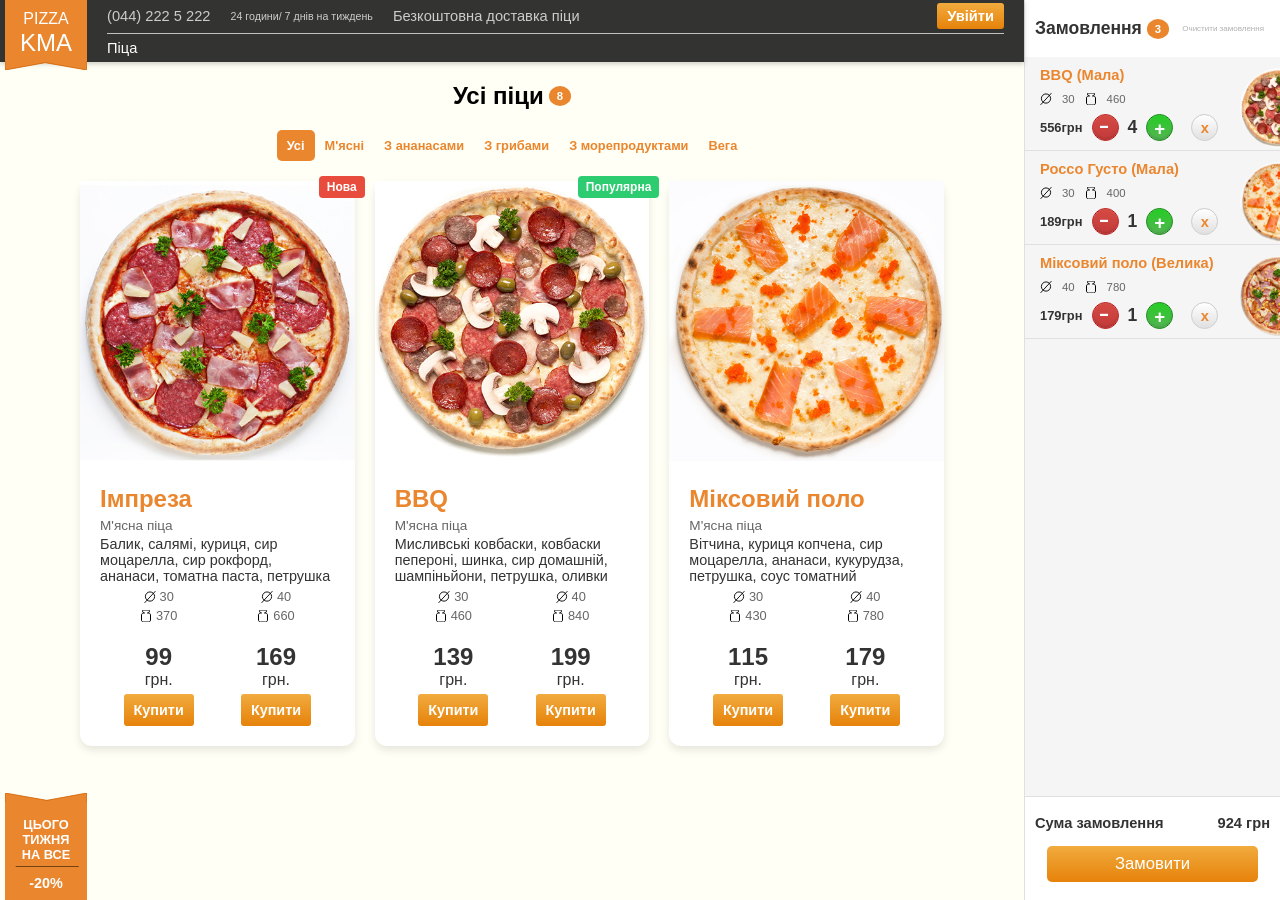
<file: index.html>
<!DOCTYPE html>
<html lang="en">

<head>
    <meta charset="UTF-8">
    <meta name="viewport" content="width=device-width, initial-scale=1.0">
    <title>KMA Pizza</title>
    <link rel="stylesheet" href="style/style.css">
    <script src="./src/main.js" defer></script>
</head>

<body>
    <main>
        <header>
            <a href="#" class="logo-container">
                <span class="logo-text-pizza">PIZZA</span>
                <span class="logo-text-kma">KMA</span>
                <img src="images/discount.svg" alt="logo">
            </a>
            <section class="header-right">
                <section class="header-info">
                    <ul class="contact-info">
                        <li class="phone-number">(044) 222 5 222</li>
                        <li class="working-hours">24 години/ 7 днів на тиждень</li>
                        <li class="delivery-info">Безкоштовна доставка піци</li>
                    </ul>
                    <button class="login-button">Увійти</button>
                </section>
                <nav class="header-nav">
                    <ul class="header-nav links">
                        <li><a href="#">Піца</a></li>
                    </ul>
                    <button id="toggleCartButton" aria-expanded="false">Кошик</button>
                </nav>
            </section>
        </header>

        <section class="page-title">
            <h1>Усі піци <span class="order count">8</span></h1>
        </section>

        <section class="page-nav">
            <ul class="page-nav links">
                <li class="active"><a href="#">Усі</a></li>
                <li><a href="#">М'ясні</a></li>
                <li><a href="#">З ананасами</a></li>
                <li><a href="#">З грибами</a></li>
                <li><a href="#">З морепродуктами</a></li>
                <li><a href="#">Вега</a></li>
            </ul>
        </section>

        <!-- Контейнер з картками піц -->
        <section class="pizza-container">
            <article class="pizza-card">
                <div class="pizza-image-container">
                    <img src="images/pizza_7.jpg" alt="Піца Імпреза" class="pizza-image">
                    <span class="pizza-badge new">Нова</span>
                </div>
                <div class="pizza-card-content">
                    <h3 class="pizza-title">Імпреза</h3>
                    <p class="pizza-category">М'ясна піца</p>
                    <p class="pizza-description">Балик, салямі, куриця, сир моцарелла, сир рокфорд, ананаси, томатна
                        паста, петрушка</p>
                    <div class="pizza-sizes">
                        <div class="pizza-size-option">
                            <div class="pizza-size-info">
                                <div>
                                    <img src="images/size-icon.svg" alt="Розмір піци"> 30
                                </div>
                                <div>
                                    <img src="images/weight.svg" alt="Вага піци"> 370
                                </div>
                            </div>
                            <div class="pizza-price">99</div>
                            <div class="pizza-price currency">грн.</div>
                            <button class="pizza-buy-button">Купити</button>
                        </div>
                        <div class="pizza-size-option">
                            <div class="pizza-size-info">
                                <div>
                                    <img src="images/size-icon.svg" alt="Розмір піци"> 40
                                </div>
                                <div>
                                    <img src="images/weight.svg" alt="Вага піци"> 660
                                </div>
                            </div>
                            <div class="pizza-price">169</div>
                            <div class="pizza-price currency">грн.</div>
                            <button class="pizza-buy-button">Купити</button>
                        </div>
                    </div>
                </div>
            </article>

            <article class="pizza-card">
                <div class="pizza-image-container">
                    <img src="images/pizza_2.jpg" alt="Піца BBQ" class="pizza-image">
                    <span class="pizza-badge popular">Популярна</span>
                </div>
                <div class="pizza-card-content">
                    <h3 class="pizza-title">BBQ</h3>
                    <p class="pizza-category">М'ясна піца</p>
                    <p class="pizza-description">Мисливські ковбаски, ковбаски пепероні, шинка, сир домашній,
                        шампіньйони, петрушка, оливки</p>
                    <div class="pizza-sizes">
                        <div class="pizza-size-option">
                            <div class="pizza-size-info">
                                <div>
                                    <img src="images/size-icon.svg" alt="Розмір піци"> 30
                                </div>
                                <div>
                                    <img src="images/weight.svg" alt="Вага піци"> 460
                                </div>
                            </div>
                            <div class="pizza-price">139</div>
                            <div class="pizza-price currency">грн.</div>
                            <button class="pizza-buy-button">Купити</button>
                        </div>
                        <div class="pizza-size-option">
                            <div class="pizza-size-info">
                                <div>
                                    <img src="images/size-icon.svg" alt="Розмір піци"> 40
                                </div>
                                <div>
                                    <img src="images/weight.svg" alt="Вага піци"> 840
                                </div>
                            </div>
                            <div class="pizza-price">199</div>
                            <div class="pizza-price currency">грн.</div>
                            <button class="pizza-buy-button">Купити</button>
                        </div>
                    </div>
                </div>
            </article>

            <article class="pizza-card">
                <div class="pizza-image-container">
                    <img src="images/pizza_4.jpg" alt="Піца Міксовий поло" class="pizza-image">
                </div>
                <div class="pizza-card-content">
                    <h3 class="pizza-title">Міксовий поло</h3>
                    <p class="pizza-category">М'ясна піца</p>
                    <p class="pizza-description">Вітчина, куриця копчена, сир моцарелла, ананаси, кукурудза, петрушка,
                        соус томатний</p>
                    <div class="pizza-sizes">
                        <div class="pizza-size-option">
                            <div class="pizza-size-info">
                                <div>
                                    <img src="images/size-icon.svg" alt="Розмір піци"> 30
                                </div>
                                <div>
                                    <img src="images/weight.svg" alt="Вага піци"> 430
                                </div>
                            </div>
                            <div class="pizza-price">115</div>
                            <div class="pizza-price currency">грн.</div>
                            <button class="pizza-buy-button">Купити</button>
                        </div>
                        <div class="pizza-size-option">
                            <div class="pizza-size-info">
                                <div>
                                    <img src="images/size-icon.svg" alt="Розмір піци"> 40
                                </div>
                                <div>
                                    <img src="images/weight.svg" alt="Вага піци"> 780
                                </div>
                            </div>
                            <div class="pizza-price">179</div>
                            <div class="pizza-price currency">грн.</div>
                            <button class="pizza-buy-button">Купити</button>
                        </div>
                    </div>
                </div>
            </article>
        </section>

        <mark class="discount-banner">
            <img src="images/discount.svg" alt="Знижка">
            <div class="discount-content">
                <p>Цього</p>
                <p>тижня</p>
                <p>на все</p>
                <div class="line"></div>
                <p>-20%</p>
            </div>
        </mark>

    </main>

    <aside id="cartAside">
        <section class="order summary">
            <h2>Замовлення<span class="order count">3</span></h2>
            <button class="btn clear-order">Очистити замовлення</button>
        </section>

        <ul class="order list">
            <li class="order item">
                <div class="item details">
                    <h3 class="item name">BBQ (Мала)</h3>
                    <div class="item attributes">
                        <img src="images/size-icon.svg" alt="Розмір піци"> 30
                        <img src="images/weight.svg" alt="Вага піци"> 460
                    </div>
                    <div class="item controls">
                        <span class="item price">556грн</span>
                        <button class="btn quantity minus"><span>-</span></button>
                        <span class="item quantity">4</span>
                        <button class="btn quantity plus"><span>+</span></button>
                        <button class="btn remove-item">x</button>
                    </div>
                </div>
                <img src="images/pizza_2.jpg" alt="Піца BBQ" class="item image">
            </li>
            <li class="order item">
                <div class="item details">
                    <h3 class="item name">Россо Густо (Мала)</h3>
                    <div class="item attributes">
                        <img src="images/size-icon.svg" alt="Розмір піци"> 30
                        <img src="images/weight.svg" alt="Вага піци"> 400
                    </div>
                    <div class="item controls">
                        <span class="item price">189грн</span>
                        <button class="btn quantity minus"><span>-</span></button>
                        <span class="item quantity">1</span>
                        <button class="btn quantity plus"><span>+</span></button>
                        <button class="btn remove-item">x</button>
                    </div>
                </div>
                <img src="images/pizza_4.jpg" alt="Піца BBQ" class="item image">
            </li>
            <li class="order item">
                <div class="item details">
                    <h3 class="item name">Міксовий поло (Велика)</h3>
                    <div class="item attributes">
                        <img src="images/size-icon.svg" alt="Розмір піци"> 40
                        <img src="images/weight.svg" alt="Вага піци"> 780
                    </div>
                    <div class="item controls">
                        <span class="item price">179грн</span>
                        <button class="btn quantity minus"><span>-</span></button>
                        <span class="item quantity">1</span>
                        <button class="btn quantity plus"><span>+</span></button>
                        <button class="btn remove-item">x</button>
                    </div>
                </div>
                <img src="images/pizza_1.jpg" alt="Піца BBQ" class="item image">
            </li>
        </ul>

        <section class="order total">
            <p>Сума замовлення <span class="total-amount">924 грн</span></p>
            <button class="btn order">Замовити</button>
        </section>

    </aside>
</body>

</html>
</file>
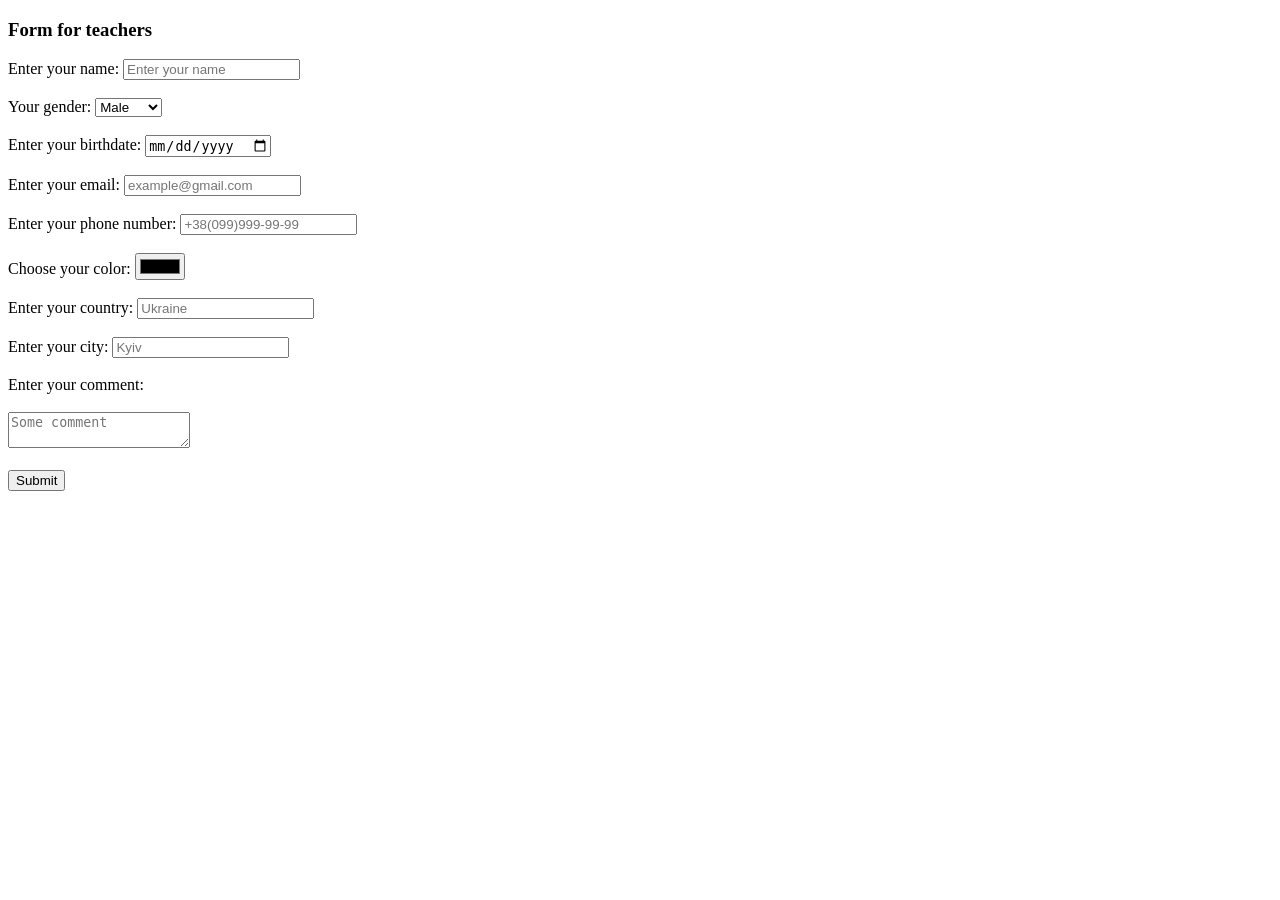
<file: task1.html>
<!DOCTYPE html>
<html lang="en">

<head>
    <meta charset="UTF-8">
    <meta name="viewport" content="width=device-width, initial-scale=1.0">
    <meta name="author" content="Bogdan Zmeul">
    <meta name="description" content="Registration form for teachers.">
    <meta name="keywords" content="Teacher, card, data, information, registration">
    <title>Task1</title>
</head>

<body>

    <main>
        <header>
            <h3>Form for teachers</h3>
        </header>

        <section class="form">
            <article class="teacher-registration">
                <section class="teacher-form">
                    <form action="#" method="post">

                        <label for="name">Enter your name:</label>
                        <input type="text" name="name" placeholder="Enter your name"><br><br>

                        <label for="gender">Your gender:</label>
                        <select name="gender">
                            <option value="male">Male</option>
                            <option value="female">Female</option>
                        </select>
                        <br><br>

                        <label for="date">Enter your birthdate:</label>
                        <input type="date" name="birthdate"><br><br>

                        <label for="email">Enter your email:</label>
                        <input type="email" name="email" placeholder="example@gmail.com"><br><br>

                        <label for="tel">Enter your phone number:</label>
                        <input type="tel" name="phone" placeholder="+38(099)999-99-99"><br><br>

                        <label for="color">Choose your color:</label>
                        <input type="color" name="favcolor"><br><br>

                        <label for="country">Enter your country:</label>
                        <input type="text" name="country" placeholder="Ukraine"><br><br>

                        <label for="city">Enter your city:</label>
                        <input type="text" name="city" placeholder="Kyiv"><br><br>

                        <label for="comment">Enter your comment:</label><br><br>
                        <textarea type="text" name="comment" placeholder="Some comment"></textarea><br><br>

                        <button type="submit">Submit</button>
                    </form>
                </section>
            </article>
        </section>
    </main>
</body>

</html>
</file>
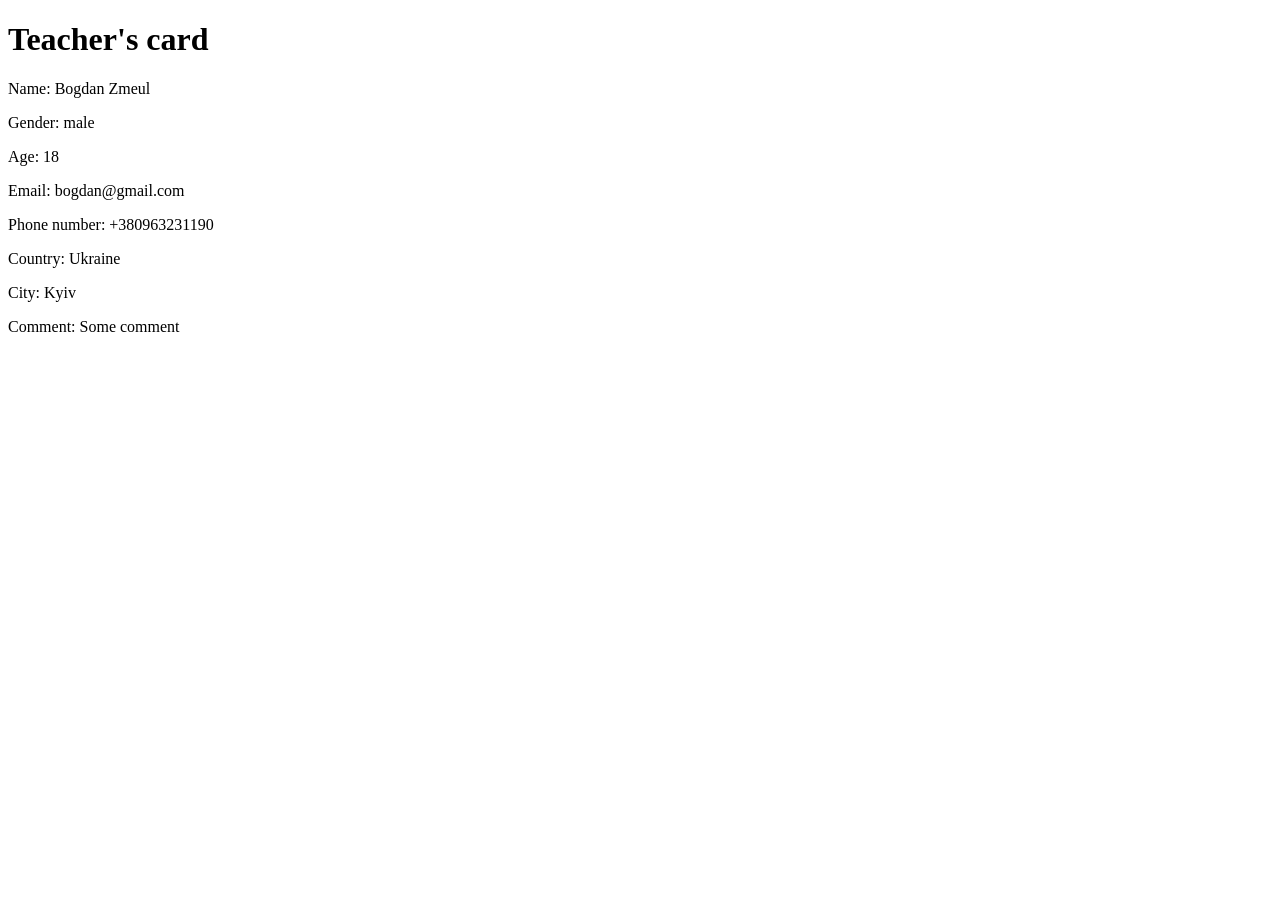
<file: task3.html>
<!DOCTYPE html>
<html lang="en">

<head>
    <meta charset="UTF-8">
    <meta name="viewport" content="width=device-width, initial-scale=1.0">
    <meta name="author" content="Bogdan Zmeul">
    <meta name="description" content="Form with all data of the teacher.">
    <meta name="keywords" content="Teacher, card, data, information">
    <title>Task3</title>
</head>

<body>
    <main>
        <header>
            <h1>Teacher's card</h1>
        </header>
        
        <section class="full-teacher-card">
            <article class="teacher-card">
                <section class="data-attribute" bg-color="red">
                    <p>Name: Bogdan Zmeul</p>

                    <p>Gender: male</p>

                    <p>Age: 18</p>

                    <p>Email: bogdan@gmail.com</p>

                    <p>Phone number: +380963231190</p>

                    <p>Country: Ukraine</p>

                    <p>City: Kyiv</p>

                    <p>Comment: Some comment</p>
                </section>

                <section class="map">
                    <iframe
                        src="https://www.google.com/maps/embed?pb=!1m18!1m12!1m3!1d2539.745854177312!2d30.51478614353032!3d50.46445710902881!2m3!1f0!2f0!3f0!3m2!1i1024!2i768!4f13.1!3m3!1m2!1s0x40d4ce3f8783f067%3A0x20e77fb079389395!2z0J3QsNGG0ZbQvtC90LDQu9GM0L3QuNC5INGD0L3RltCy0LXRgNGB0LjRgtC10YIgwqvQmtC40ZTQstC-LdCc0L7Qs9C40LvRj9C90YHRjNC60LAg0LDQutCw0LTQtdC80ZbRj8K7!5e0!3m2!1suk!2sua!4v1747641415893!5m2!1suk!2sua"
                        width="400" height="300" style="border:0;" allowfullscreen="" loading="lazy"
                        referrerpolicy="no-referrer-when-downgrade"></iframe>
                </section>
            </article>
        </section>
    </main>
</body>

</html>
</file>
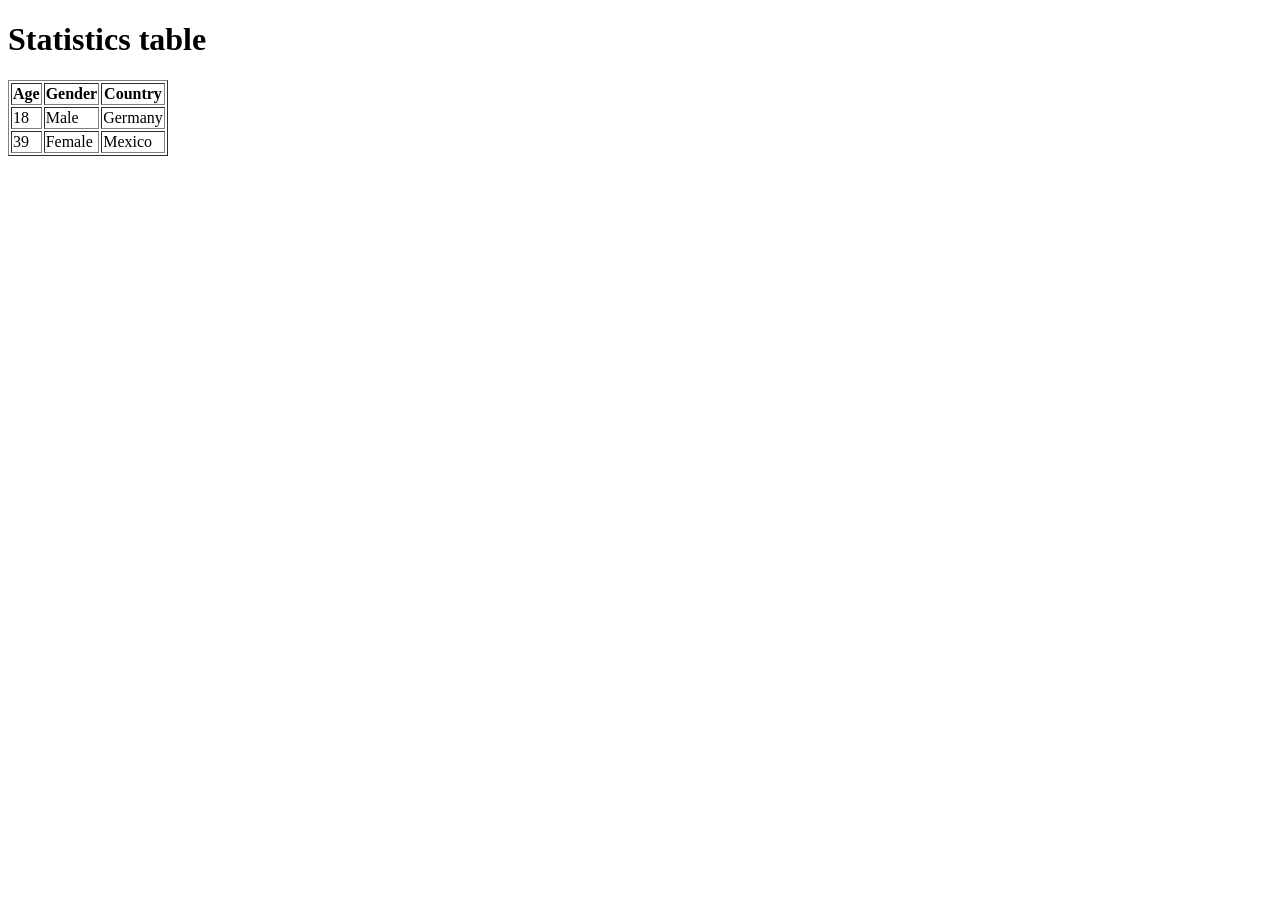
<file: task4.html>
<!DOCTYPE html>
<html lang="en">

<head>
    <meta charset="UTF-8">
    <meta name="viewport" content="width=device-width, initial-scale=1.0">
    <meta name="author" content="Bogdan Zmeul">
    <meta name="description" content="Table with statistics.">
    <meta name="keywords" content="Teacher, card, data, information, statistics">
    <title>Task4</title>
</head>

<body>
    <main>
        <header>
            <h1>Statistics table</h1>
        </header>

        <section class="statistics">
            <article class="statistics-information">
                <section class="statistics-table">
                    <table border="1">
                        <thead>
                            <tr>
                                <th>Age</th>
                                <th>Gender</th>
                                <th>Country</th>
                            </tr>
                        </thead>
                        <tbody>
                            <tr>
                                <td>18</td>
                                <td>Male</td>
                                <td>Germany</td>
                            </tr>
                            <tr>
                                <td>39</td>
                                <td>Female</td>
                                <td>Mexico</td>
                            </tr>
                        </tbody>
                    </table>
                </section>
            </article>
        </section>
    </main>
</body>

</html>
</file>
<file: style/style.css>
:root {
    --main-width: 80%;
    --aside-width: 20%;
    --header-bg-color: rgba(0, 0, 0, 0.8);
    --main-color: rgb(255 255 245);
    --orange-color: #ea862e;
    --orange-btn-color: #f1ab3e;
    --text-color: #ffffff;
    --light-gray-text: #cccccc;

    --aside-bg-color: rgb(245 245 245);
    --item-bg-color: #ffffff;
    --border-color: #e0e0e0;
    --dark-text-color: #333333;
    --red-button-color: #d64a43;
    --green-button-color: #55b453;
    --gray-button-color: #cccccc;
    --icon-color: #666666;
}

body {
    display: flex;
    font-family: Arial, sans-serif;
    width: 100%;
    margin: 0;
    padding: 0;
    min-height: 100vh;
}

main {
    flex-basis: var(--main-width);
    background-color: var(--main-color);
}

ul {
    all: unset;
}

/* Header Styles */
header {
    box-sizing: border-box;
    background-color: var(--header-bg-color);
    color: var(--text-color);
    display: flex;
    padding-left: 5px;
    box-shadow: 0 2px 5px rgba(0, 0, 0, 0.2);
    position: sticky;
    top: 0;
    z-index: 100;
}

.header-right {
    display: flex;
    flex-direction: column;
    flex-grow: 1;
    padding: 0 20px;
}

.header-info {
    display: flex;
    justify-content: space-between;
    align-items: center;
    flex-grow: 1;
    border-bottom: 1px solid rgba(255, 255, 255, 0.694);
}

.logo-container {
    display: flex;
    flex-direction: column;
    background-color: var(--orange-color);
    padding: 10px 15px;
    text-decoration: none;
    color: var(--text-color);
    text-align: center;
    position: relative;
    height: 100%;
    box-sizing: border-box;
    display: flex;
    align-items: center;
    justify-content: center;
}

.logo-container img {
    position: absolute;
    top: 61px;
    left: 0px;
    width: 82px;
    transform: rotate(180deg);
}

.logo-text-pizza {
    font-size: 1rem;
    padding: 0px 0px 5px 0px;
}

.logo-text-kma {
    font-size: 1.5rem;
    line-height: 0.8;
}

.contact-info {
    display: flex;
    align-items: center;
    list-style: none;
    gap: 20px;
    font-size: calc(0.75rem + 4 * (100vw / 1920));
    flex-grow: 1;
}

.contact-info .phone-number {
    font-size: calc(0.75rem + 4 * (100vw / 1920));
    color: var(--light-gray-text);
}

.contact-info .working-hours,
.contact-info .delivery-info {
    color: var(--light-gray-text);
}

.working-hours {
    font-size: calc(0.5rem + 4 * (100vw / 1920));
}

.login-button {
    background: linear-gradient(180deg, var(--orange-btn-color) 0%, #e6820a 100%);
    color: var(--text-color);
    border: none;
    box-sizing: border-box;
    height: 80%;
    padding: 2px 10px;
    cursor: pointer;
    font-size: calc(0.75rem + 4 * (100vw / 1920));
    font-weight: bold;
    border-radius: 3px;
    transition: background-color 0.3s ease;
}

.login-button:hover {
    transform: translateY(-1px);
    background: linear-gradient(180deg, var(--orange-btn-color) 0%, #f0920a 100%);
}

.login-button:active {
    transform: translateY(0px);
}

.header-nav {
    flex-grow: 1;
    display: flex;
    align-items: center;
}

.header-nav.links {
    display: flex;
    list-style: none;
    flex-grow: 1;
}

.header-nav.links li a {
    text-decoration: none;
    color: var(--text-color);
    display: flex;
    transition: color 0.3s ease;
    font-size: calc(0.75rem + 4 * (100vw / 1920));
}

.header-nav.links li a:hover {
    color: var(--orange-color);
}

.header-nav:last-child {
    justify-content: flex-end;
}

#toggleCartButton {
    background: linear-gradient(180deg, var(--orange-btn-color) 0%, #e6820a 100%);
    color: var(--text-color);
    border: none;
    box-sizing: border-box;
    height: 80%;
    padding: 2px 10px;
    cursor: pointer;
    font-size: calc(0.75rem + 4 * (100vw / 1920));
    font-weight: bold;
    border-radius: 3px;
    transition: background-color 0.3s ease;
    display: none;
}

#toggleCartButton:hover {
    transform: translateY(-1px);
    background: linear-gradient(180deg, var(--orange-btn-color) 0%, #f0920a 100%);
}

#toggleCartButton:active {
    transform: translateY(0px);
}

.page-title h1 {
    display: flex;
    box-sizing: border-box;
    padding: 0;
    align-items: center;
    justify-content: center;
    gap: 5px;
    flex-grow: 1;
}

.page-nav {
    display: flex;
    align-items: center;
    box-sizing: border-box;
}

.page-nav.links {
    list-style: none;
    display: flex;
    margin: 0 auto;
    padding: 0;
    flex-wrap: wrap;
    justify-content: center;
}

.page-nav.links li {
    font-size: 0.8rem;
    font-weight: bold;
}

.page-nav.links li a {
    text-decoration: none;
    color: var(--orange-color);
    padding: 8px 10px;
    border-radius: 5px;
    transition: all 0.3s ease;
    display: block;
}

.page-nav.links li.active a {
    background-color: var(--orange-color);
    color: var(--text-color);
}

.page-nav.links li a:not(.active):hover {
    color: var(--text-color);
    background-color: var(--orange-color);
}

.page-nav.links li.active a:hover {
    box-shadow: 0 2px 5px rgba(0, 0, 0, 0.2);
}

/* Pizza Cards Styles */
.pizza-container {
    padding: 20px 80px;
    display: grid;
    grid-template-columns: repeat(auto-fit, minmax(230px, 1fr));
    gap: 20px;
    margin: 0 auto;
}

.pizza-card {
    background-color: #ffffff;
    border-radius: 12px;
    box-shadow: 0 4px 8px rgba(0, 0, 0, 0.1);
    position: relative;
    transition: transform 0.3s ease, box-shadow 0.3s ease;
    display: grid;
    grid-auto-flow: row;
    grid-template: auto 1fr / 1fr;
}

.pizza-card:hover {
    transform: translateY(-5px);
    box-shadow: 0 8px 16px rgba(0, 0, 0, 0.15);
}

.pizza-image-container {
    position: relative;
}

.pizza-image {
    width: 100%;
    height: 280px;
    object-fit: cover;
}

.pizza-badge {
    position: absolute;
    top: -5px;
    right: -10px;
    padding: 4px 8px;
    border-radius: 4px;
    font-size: 0.75rem;
    font-weight: bold;
    color: white;
}

.pizza-badge.new {
    background-color: #e74c3c;
}

.pizza-badge.popular {
    background-color: #2ecc71;
}

.pizza-card-content {
    padding: 20px;
    display: grid;
    grid-auto-flow: row;
    grid-template: auto auto 1fr auto / 1fr;
}

.pizza-category {
    color: var(--icon-color);
    font-size: 0.85rem;
    margin: 5px 0 0px 0;
}

.pizza-title {
    color: var(--orange-color);
    font-size: 1.5rem;
    font-weight: bold;
    margin: 0;
}

.pizza-description {
    color: var(--dark-text-color);
    font-size: 0.9rem;
    margin: 3px 0 5px 0;
}

.pizza-sizes {
    display: flex;
    justify-content: space-between;
}

.pizza-size-option {
    flex: 1;
    text-align: center;
    margin: 0 4px;
}

.pizza-size-info {
    display: flex;
    flex-direction: column;
    align-items: center;
    justify-content: center;
    gap: 4px;
    font-size: 0.8rem;
    color: var(--icon-color);
    margin-bottom: 8px;
}

.pizza-size-info>div {
    display: flex;
    align-items: center;
    gap: 4px;
}

.pizza-size-info img {
    width: 12px;
    height: 12px;
}

.pizza-price {
    margin-top: 20px;
    font-size: 1.5rem;
    font-weight: bold;
    color: var(--dark-text-color);
}

.pizza-price.currency {
    margin-top: 0px;
    font-size: 1rem;
    margin-bottom: 5px;
    font-weight: normal;
}

.pizza-buy-button {
    background: linear-gradient(180deg, var(--orange-btn-color) 0%, #e6820a 100%);
    color: white;
    border: none;
    border-radius: 3px;
    padding: 8px 10px;
    font-size: 0.9rem;
    font-weight: bold;
    cursor: pointer;
    transition: background-color 0.3s ease, transform 0.2s ease;
}

.pizza-buy-button:hover {
    transform: translateY(-1px);
    background: linear-gradient(180deg, var(--orange-btn-color) 0%, #f0920a 100%);
}

.pizza-buy-button:active {
    transform: translateY(0);
}

/* Discount Banner Styles */
.discount-banner {
    display: flex;
    flex-direction: column;
    align-items: center;
    justify-content: flex-start;
    background-color: var(--orange-color);
    color: var(--text-color);
    position: fixed;
    width: 82px;
    height: 100px;
    bottom: 0px;
    left: 5px;
}

.discount-banner img {
    width: 100%;
    height: auto;
    margin-top: -7px;
    margin-bottom: 15px;
}

.discount-content p {
    margin: 0;
    display: flex;
    flex-direction: column;
    align-items: center;
    justify-content: center;
    width: 100%;
    text-transform: uppercase;
    font-size: 0.8rem;
    box-sizing: border-box;
    font-weight: bold;
    gap: 10px;
}

.discount-content .line {
    width: 130%;
    height: 0.5px;
    background-color: rgba(0, 0, 0, 0.5);
    margin: 4px 0px 8px 0px;
    transform: translateX(-10%);
}

.discount-content p:last-child {
    font-size: 0.9rem;
}

/* Aside Styles */
aside {
    box-sizing: border-box;
    flex-basis: var(--aside-width);
    background-color: var(--item-bg-color);
    display: flex;
    flex-direction: column;
    border-left: 1px solid var(--border-color);
    flex-shrink: 0;
    position: sticky;
    top: 0;
    height: 100vh;
}

aside.active {
    display: block;
}

.order.summary {
    box-sizing: border-box;
    display: flex;
    justify-content: space-between;
    align-items: center;
    padding: 18px 10px;
    background-color: white;
}

.order.summary h2 {
    font-size: calc(0.93rem + 4 * (100vw / 1920));
    color: var(--dark-text-color);
    margin: 0;
    gap: 5px;
    display: flex;
    align-items: center;
}

.order.count {
    display: inline-flex;
    align-items: center;
    justify-content: center;
    background-color: var(--orange-color);
    color: var(--text-color);
    border-radius: 50%;
    padding: 4px 8px;
    font-size: calc(0.625rem + 2 * (100vw / 1920));
}

.btn.clear-order {
    background: none;
    border: none;
    color: #b0b0b0;
    cursor: pointer;
    font-size: 0.5rem;
}

.order.list {
    background-color: var(--aside-bg-color);
    list-style: none;
    margin: 0;
    flex-grow: 1;
    overflow-y: auto;
}

.order.item {
    border-bottom: 1px solid var(--border-color);
    display: flex;
    align-items: flex-start;
    gap: 15px;
    position: relative;
    overflow: hidden;
}

.item.details {
    padding: 10px 0px;
    padding-left: 15px;
    display: flex;
    flex-direction: column;
    gap: 10px;
    flex-grow: 1;
}

.item.name {
    margin: 0;
    color: var(--orange-color);
    font-weight: bold;
    font-size: calc(0.75rem + 4 * (100vw / 1920));
}

.item.attributes {
    display: flex;
    align-items: center;
    gap: 10px;
    color: var(--icon-color);
    font-size: calc(0.625rem + 2 * (100vw / 1920));
}

.item.attributes img {
    height: 12px;
    width: 12px;
}

.item.price {
    font-size: calc(0.68rem + 3 * (100vw / 1920));
    font-weight: bold;
    color: var(--dark-text-color);
}

.item.controls {
    display: flex;
    align-items: center;
    gap: 10px;
}

.btn.quantity {
    color: var(--text-color);
    border: none;
    border-radius: 50%;
    width: 25px;
    height: 25px;
    font-size: calc(1rem + 4 * (100vw / 1920));
    font-weight: bold;
    cursor: pointer;
    display: flex;
    align-items: center;
    justify-content: center;
    transition: background-color 0.2s ease;
    box-shadow: 0 -2px 2px 0 rgba(0, 0, 0, 0.1) inset;
}

.btn.quantity.plus {
    background: linear-gradient(0deg, var(--green-button-color) 0%, rgb(36, 205, 36) 100%);
    outline: 1px solid green;
}

.btn.quantity.plus span {
    margin-top: 2px;
}

.btn.quantity.minus {
    background: linear-gradient(180deg, var(--red-button-color) 0%, rgb(193, 58, 58) 100%);
    outline: 1px solid rgb(185, 11, 11);
}

.btn.quantity.minus span {
    transform: scaleX(1.7);
    margin-bottom: 3px;
    margin-right: 1px;
}

.btn.quantity:hover {
    transform: translateY(-1px);
}

.btn.quantity:active {
    transform: translateY(0px);
}

.item.quantity {
    font-size: calc(0.93rem + 4 * (100vw / 1920));
    font-weight: bold;
    color: var(--dark-text-color);
}

.btn.remove-item {
    background: linear-gradient(180deg, var(--item-bg-color) 0%, #e1e0e0 100%);
    color: var(--orange-color);
    border: none;
    border-radius: 50%;
    width: 25px;
    height: 25px;
    font-size: calc(0.75rem + 4 * (100vw / 1920));
    font-weight: bold;
    margin-left: 10px;
    margin-right: 60px;
    cursor: pointer;
    display: flex;
    align-items: center;
    justify-content: center;
    transition: background-color 0.2s ease;
    outline: 1px solid var(--gray-button-color);

}

.btn.remove-item:hover {
    transform: translateY(-1px);
}

.btn.remove-item:active {
    transform: translateY(0px);
}

.item.image {
    width: 80px;
    height: 80px;
    border-radius: 50%;
    object-fit: cover;
    position: absolute;
    right: -40px;
    top: 12%;
}

.order.total {
    box-sizing: border-box;
    display: flex;
    flex-direction: column;
    align-items: center;
    padding: 18px 10px;
    border-top: 1px solid var(--border-color);
    background-color: white;
    gap: 15px;
    flex-shrink: 0;
}

.order.total p {
    font-size: calc(0.75rem + 4 * (100vw / 1920));
    color: var(--dark-text-color);
    margin: 0;
    font-weight: bold;
    display: flex;
    align-items: center;
    justify-content: space-between;
    width: 100%;
}

.btn.order {
    box-sizing: border-box;
    background: linear-gradient(180deg, var(--orange-btn-color) 0%, #e6820a 100%);
    color: var(--text-color);
    border: none;
    border-radius: 5px;
    padding: 8px 10px;
    width: 90%;
    cursor: pointer;
    font-size: calc(0.875rem + 4 * (100vw / 1920));
    text-align: center;
    transition: all 0.3s ease;
    box-sizing: border-box;
}

.btn.order:hover {
    transform: translateY(-1px);
    background: linear-gradient(180deg, var(--orange-btn-color) 0%, #f0920a 100%);
}

.btn.order:active {
    transform: translateY(0px);
}

@media (max-width: 1200px) {
    .pizza-container {
        padding: 20px;
    }
}

@media (max-width: 767px) {

    .contact-info .delivery-info,
    .contact-info .phone-number,
    .header-nav.links li a,
    .login-button,
    .item.name,
    .btn.remove-item,
    .order.total p {
        font-size: calc(0.75rem + (4 + 4 * 0.7) * ((100vw - 320px) / 1920));
    }

    .btn.quantity {
        font-size: calc(1rem + (4 + 4 * 0.7) * ((100vw - 320px) / 1920));
    }

    .contact-info .working-hours {
        font-size: calc(0.5rem + (4 + 4 * 0.7) * ((100vw - 320px) / 1920));
    }

    .btn.order {
        font-size: calc(0.875rem + (4 + 4 * 0.7) * ((100vw - 320px) / 1920));
    }

    .item.quantity,
    .order.summary h2 {
        font-size: calc(0.93rem + (4 + 4 * 0.7) * ((100vw - 320px) / 1920));
    }

    .item.price {
        font-size: calc(0.68rem + (3 + 3 * 0.7) * ((100vw - 320px) / 1920));
    }

    .item.attributes {
        font-size: calc(0.625rem + (2 + 2 * 0.7) * ((100vw - 320px) / 1920));
    }

    .working-hours,
    .delivery-info {
        display: none;
    }

}

@media (max-width: 550px) {
    main {
        flex-basis: 100%;
    }

    aside {
        display: flex;
        position: fixed;
        right: 0;
        top: 63px;
        height: calc(100vh - 63px);

        width: 80vw;
        max-width: 400px;

        box-shadow: -5px 0 15px rgba(0, 0, 0, 0.3);

        z-index: 5;
        overflow-y: auto;
        transform: translateX(100%);
        pointer-events: none;
        transition: transform 0.3s ease-out;
    }

    aside.active {
        display: flex;
        transform: translateX(0);
        pointer-events: auto;
    }

    #toggleCartButton {
        display: block;
    }

}
</file>
